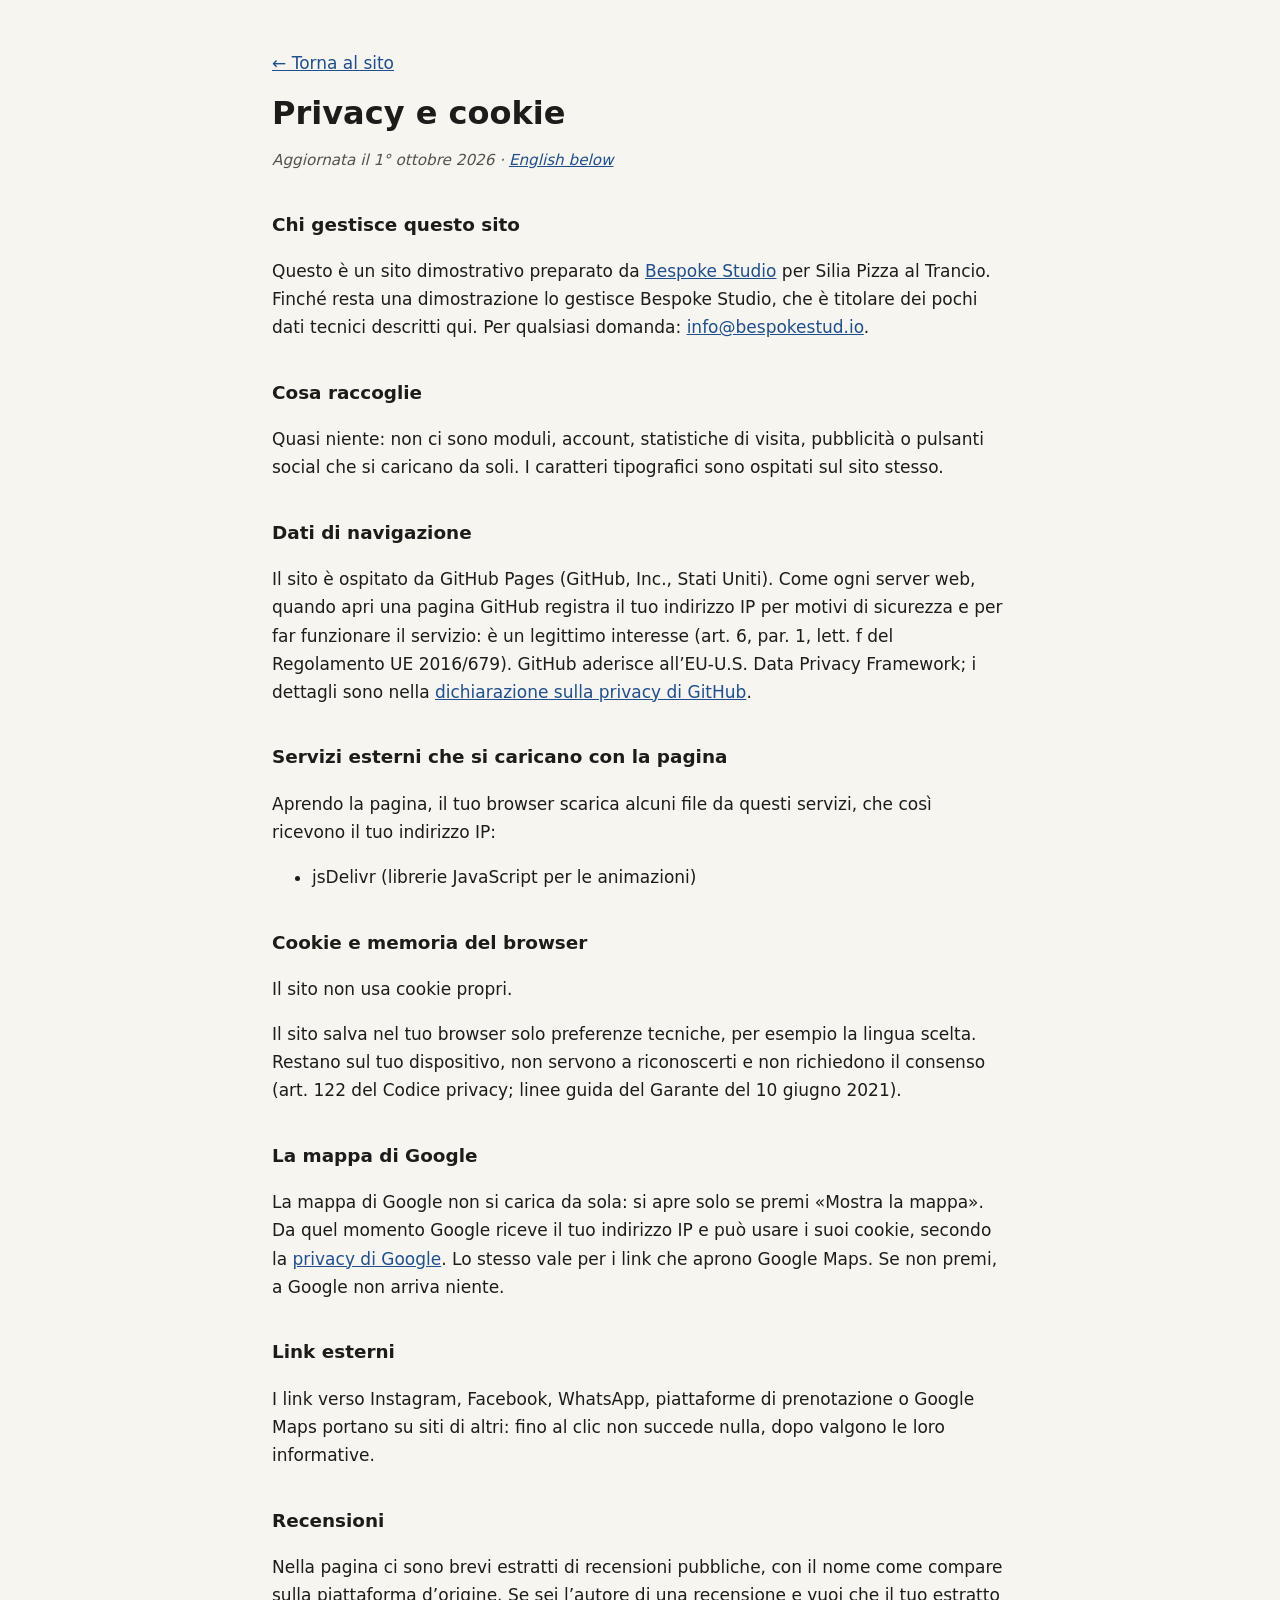
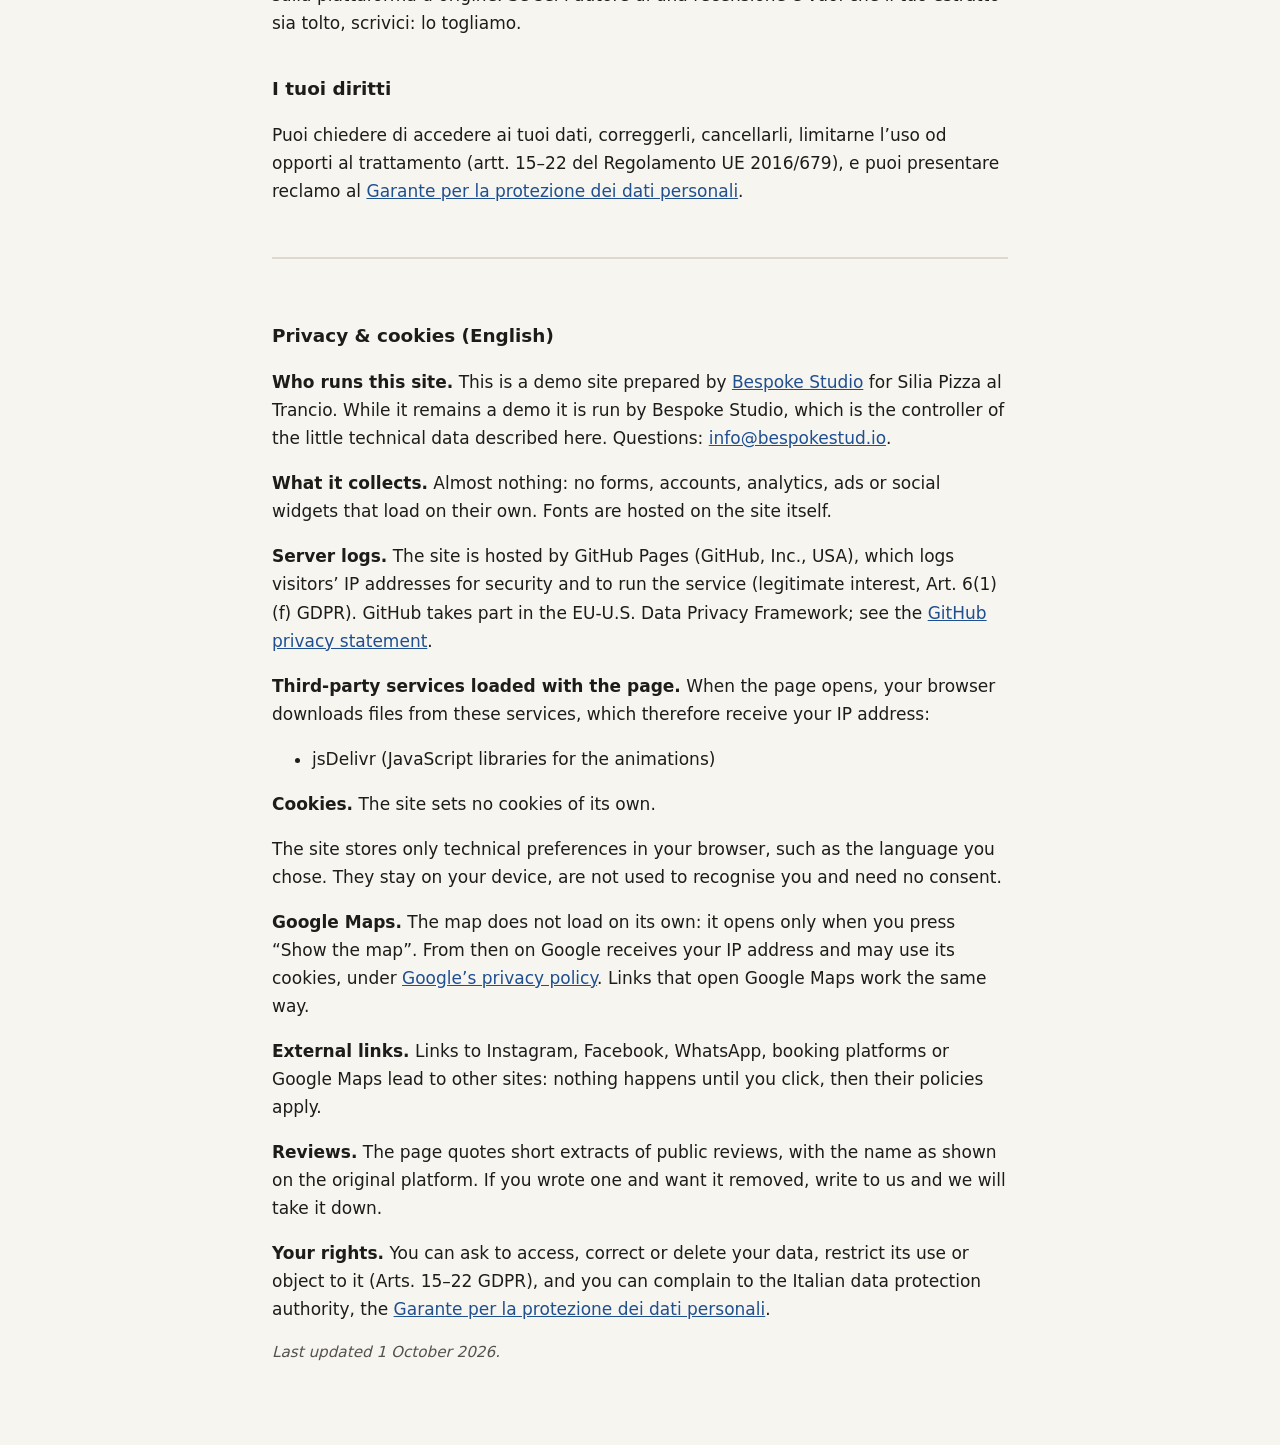
<file: privacy.html>
<!DOCTYPE html>
<html lang="it">
<head>
  <meta charset="UTF-8">
  <meta name="viewport" content="width=device-width, initial-scale=1.0">
  <meta name="robots" content="noindex">
  <title>Privacy e cookie · Silia Pizza al Trancio</title>
  <meta name="description" content="Informativa privacy e cookie del sito Silia Pizza al Trancio.">
  <style>
    body { margin: 0; background: #f7f5f0; color: #1d1c1a; font: 17px/1.65 system-ui, -apple-system, "Segoe UI", Roboto, sans-serif; }
    main { max-width: 46rem; margin: 0 auto; padding: 32px 20px 64px; }
    h1 { font-size: 2rem; line-height: 1.2; margin: 0.4em 0 0.2em; }
    h2 { font-size: 1.15rem; margin: 2em 0 0.4em; }
    a { color: #1f4f8f; }
    .data { color: #55524c; font-style: italic; font-size: 0.95rem; }
    .en { margin-top: 3em; padding-top: 1.5em; border-top: 2px solid #ddd8cc; }
    code { font-size: 0.9em; background: #ebe7dc; padding: 0 4px; border-radius: 3px; }
  </style>
</head>
<body>
<main>
  <p><a href="index.html">← Torna al sito</a></p>
  <h1>Privacy e cookie</h1>
  <p class="data">Aggiornata il 1° ottobre 2026 · <a href="#english" lang="en">English below</a></p>
  <h2>Chi gestisce questo sito</h2>
  <p>Questo è un sito dimostrativo preparato da <a href="https://bespokestud.io" rel="noopener">Bespoke Studio</a> per Silia Pizza al Trancio. Finché resta una dimostrazione lo gestisce Bespoke Studio, che è titolare dei pochi dati tecnici descritti qui. Per qualsiasi domanda: <a href="mailto:info@bespokestud.io">info@bespokestud.io</a>.</p>
  <h2>Cosa raccoglie</h2>
  <p>Quasi niente: non ci sono moduli, account, statistiche di visita, pubblicità o pulsanti social che si caricano da soli. I caratteri tipografici sono ospitati sul sito stesso.</p>
  <h2>Dati di navigazione</h2>
  <p>Il sito è ospitato da GitHub Pages (GitHub, Inc., Stati Uniti). Come ogni server web, quando apri una pagina GitHub registra il tuo indirizzo IP per motivi di sicurezza e per far funzionare il servizio: è un legittimo interesse (art. 6, par. 1, lett. f del Regolamento UE 2016/679). GitHub aderisce all’EU-U.S. Data Privacy Framework; i dettagli sono nella <a href="https://docs.github.com/site-policy/privacy-policies/github-general-privacy-statement" rel="noopener">dichiarazione sulla privacy di GitHub</a>.</p>
  <h2>Servizi esterni che si caricano con la pagina</h2>
  <p>Aprendo la pagina, il tuo browser scarica alcuni file da questi servizi, che così ricevono il tuo indirizzo IP:</p>
  <ul><li>jsDelivr (librerie JavaScript per le animazioni)</li></ul>
  <h2>Cookie e memoria del browser</h2>
  <p>Il sito non usa cookie propri.</p>
  <p>Il sito salva nel tuo browser solo preferenze tecniche, per esempio la lingua scelta. Restano sul tuo dispositivo, non servono a riconoscerti e non richiedono il consenso (art. 122 del Codice privacy; linee guida del Garante del 10 giugno 2021).</p>
  <h2>La mappa di Google</h2>
  <p>La mappa di Google non si carica da sola: si apre solo se premi «Mostra la mappa». Da quel momento Google riceve il tuo indirizzo IP e può usare i suoi cookie, secondo la <a href="https://policies.google.com/privacy?hl=it" rel="noopener">privacy di Google</a>. Lo stesso vale per i link che aprono Google Maps. Se non premi, a Google non arriva niente.</p>
  <h2>Link esterni</h2>
  <p>I link verso Instagram, Facebook, WhatsApp, piattaforme di prenotazione o Google Maps portano su siti di altri: fino al clic non succede nulla, dopo valgono le loro informative.</p>
  <h2>Recensioni</h2>
  <p>Nella pagina ci sono brevi estratti di recensioni pubbliche, con il nome come compare sulla piattaforma d’origine. Se sei l’autore di una recensione e vuoi che il tuo estratto sia tolto, scrivici: lo togliamo.</p>
  <h2>I tuoi diritti</h2>
  <p>Puoi chiedere di accedere ai tuoi dati, correggerli, cancellarli, limitarne l’uso od opporti al trattamento (artt. 15–22 del Regolamento UE 2016/679), e puoi presentare reclamo al <a href="https://www.garanteprivacy.it" rel="noopener">Garante per la protezione dei dati personali</a>.</p>
  <div class="en" id="english" lang="en">
    <h2>Privacy &amp; cookies (English)</h2>
    <p><strong>Who runs this site.</strong> This is a demo site prepared by <a href="https://bespokestud.io" rel="noopener">Bespoke Studio</a> for Silia Pizza al Trancio. While it remains a demo it is run by Bespoke Studio, which is the controller of the little technical data described here. Questions: <a href="mailto:info@bespokestud.io">info@bespokestud.io</a>.</p>
    <p><strong>What it collects.</strong> Almost nothing: no forms, accounts, analytics, ads or social widgets that load on their own. Fonts are hosted on the site itself.</p>
    <p><strong>Server logs.</strong> The site is hosted by GitHub Pages (GitHub, Inc., USA), which logs visitors’ IP addresses for security and to run the service (legitimate interest, Art. 6(1)(f) GDPR). GitHub takes part in the EU-U.S. Data Privacy Framework; see the <a href="https://docs.github.com/site-policy/privacy-policies/github-general-privacy-statement" rel="noopener">GitHub privacy statement</a>.</p>
    <p><strong>Third-party services loaded with the page.</strong> When the page opens, your browser downloads files from these services, which therefore receive your IP address:</p><ul><li>jsDelivr (JavaScript libraries for the animations)</li></ul>
    <p><strong>Cookies.</strong> The site sets no cookies of its own.</p>
    <p>The site stores only technical preferences in your browser, such as the language you chose. They stay on your device, are not used to recognise you and need no consent.</p>
    <p><strong>Google Maps.</strong> The map does not load on its own: it opens only when you press “Show the map”. From then on Google receives your IP address and may use its cookies, under <a href="https://policies.google.com/privacy?hl=en" rel="noopener">Google’s privacy policy</a>. Links that open Google Maps work the same way.</p>
    <p><strong>External links.</strong> Links to Instagram, Facebook, WhatsApp, booking platforms or Google Maps lead to other sites: nothing happens until you click, then their policies apply.</p>
    <p><strong>Reviews.</strong> The page quotes short extracts of public reviews, with the name as shown on the original platform. If you wrote one and want it removed, write to us and we will take it down.</p>
    <p><strong>Your rights.</strong> You can ask to access, correct or delete your data, restrict its use or object to it (Arts. 15–22 GDPR), and you can complain to the Italian data protection authority, the <a href="https://www.garanteprivacy.it" rel="noopener">Garante per la protezione dei dati personali</a>.</p>
    <p class="data">Last updated 1 October 2026.</p>
  </div>
</main>
</body>
</html>
</file>
